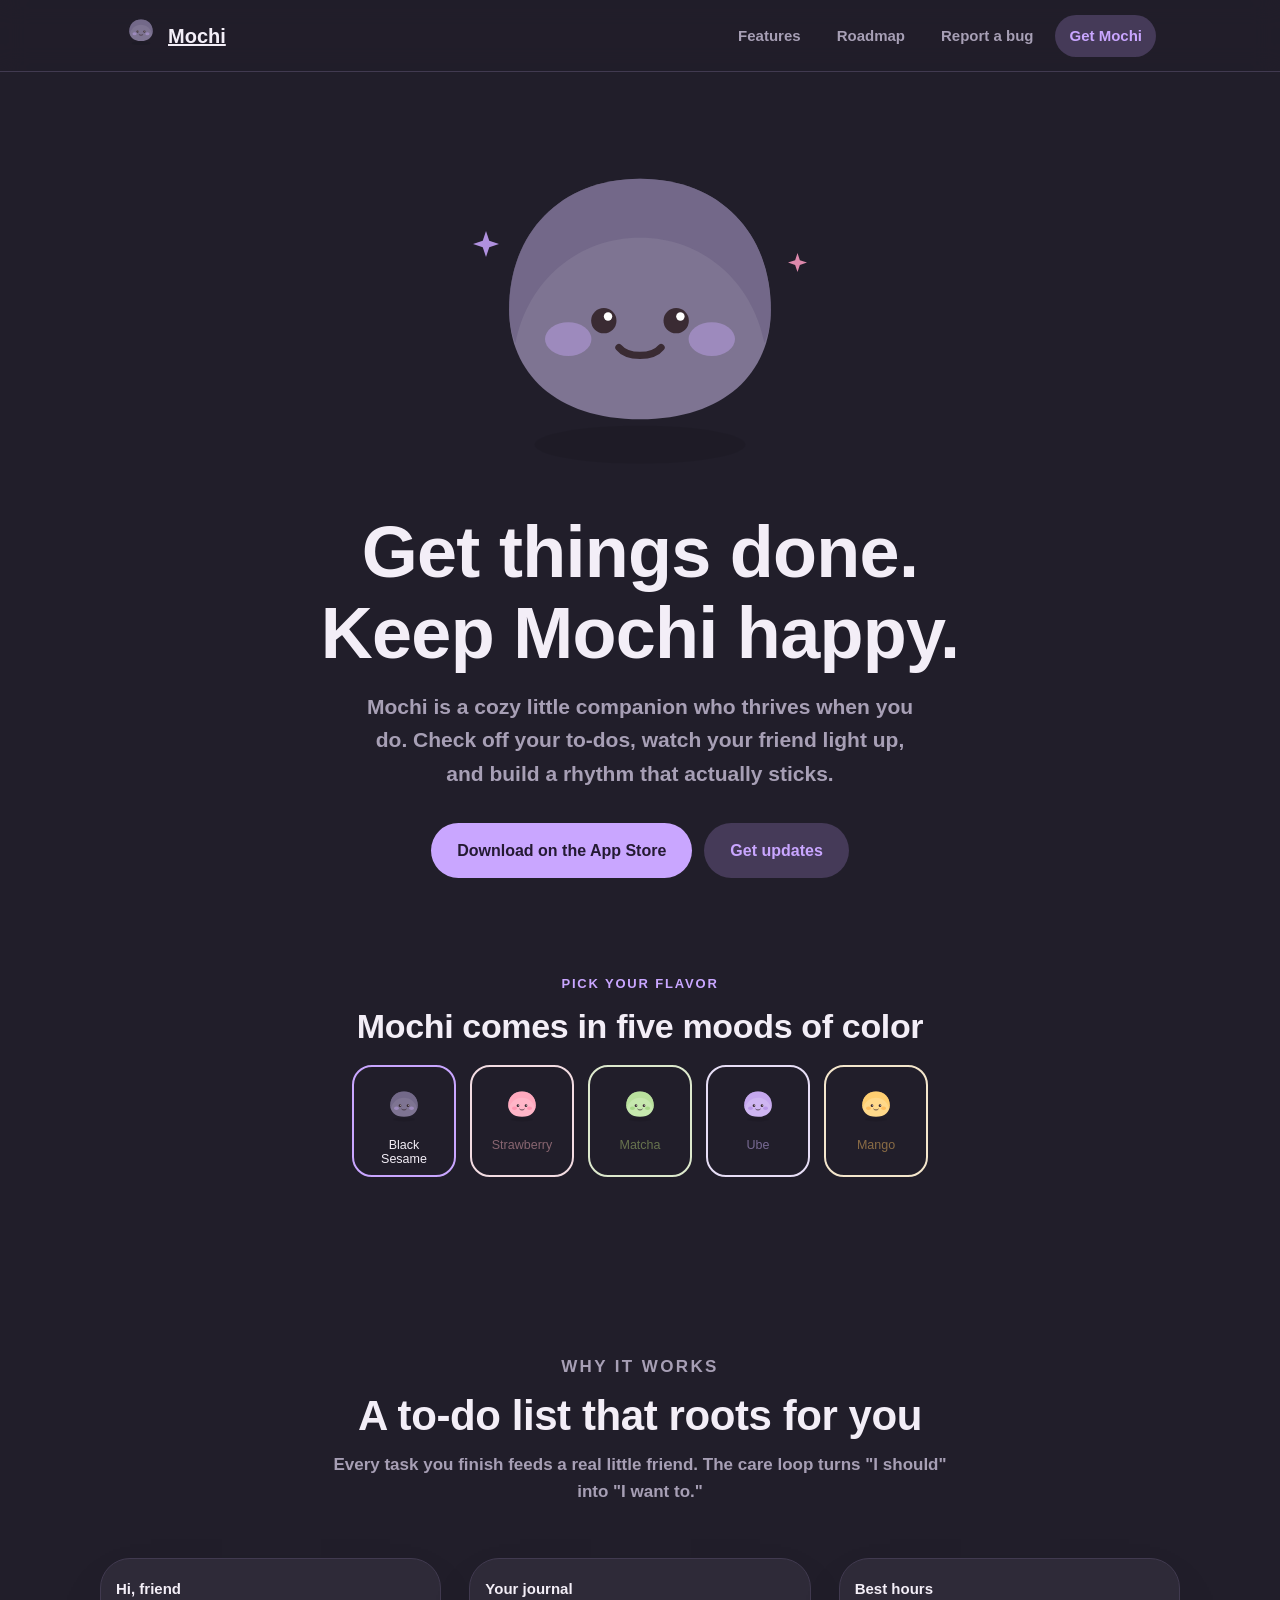
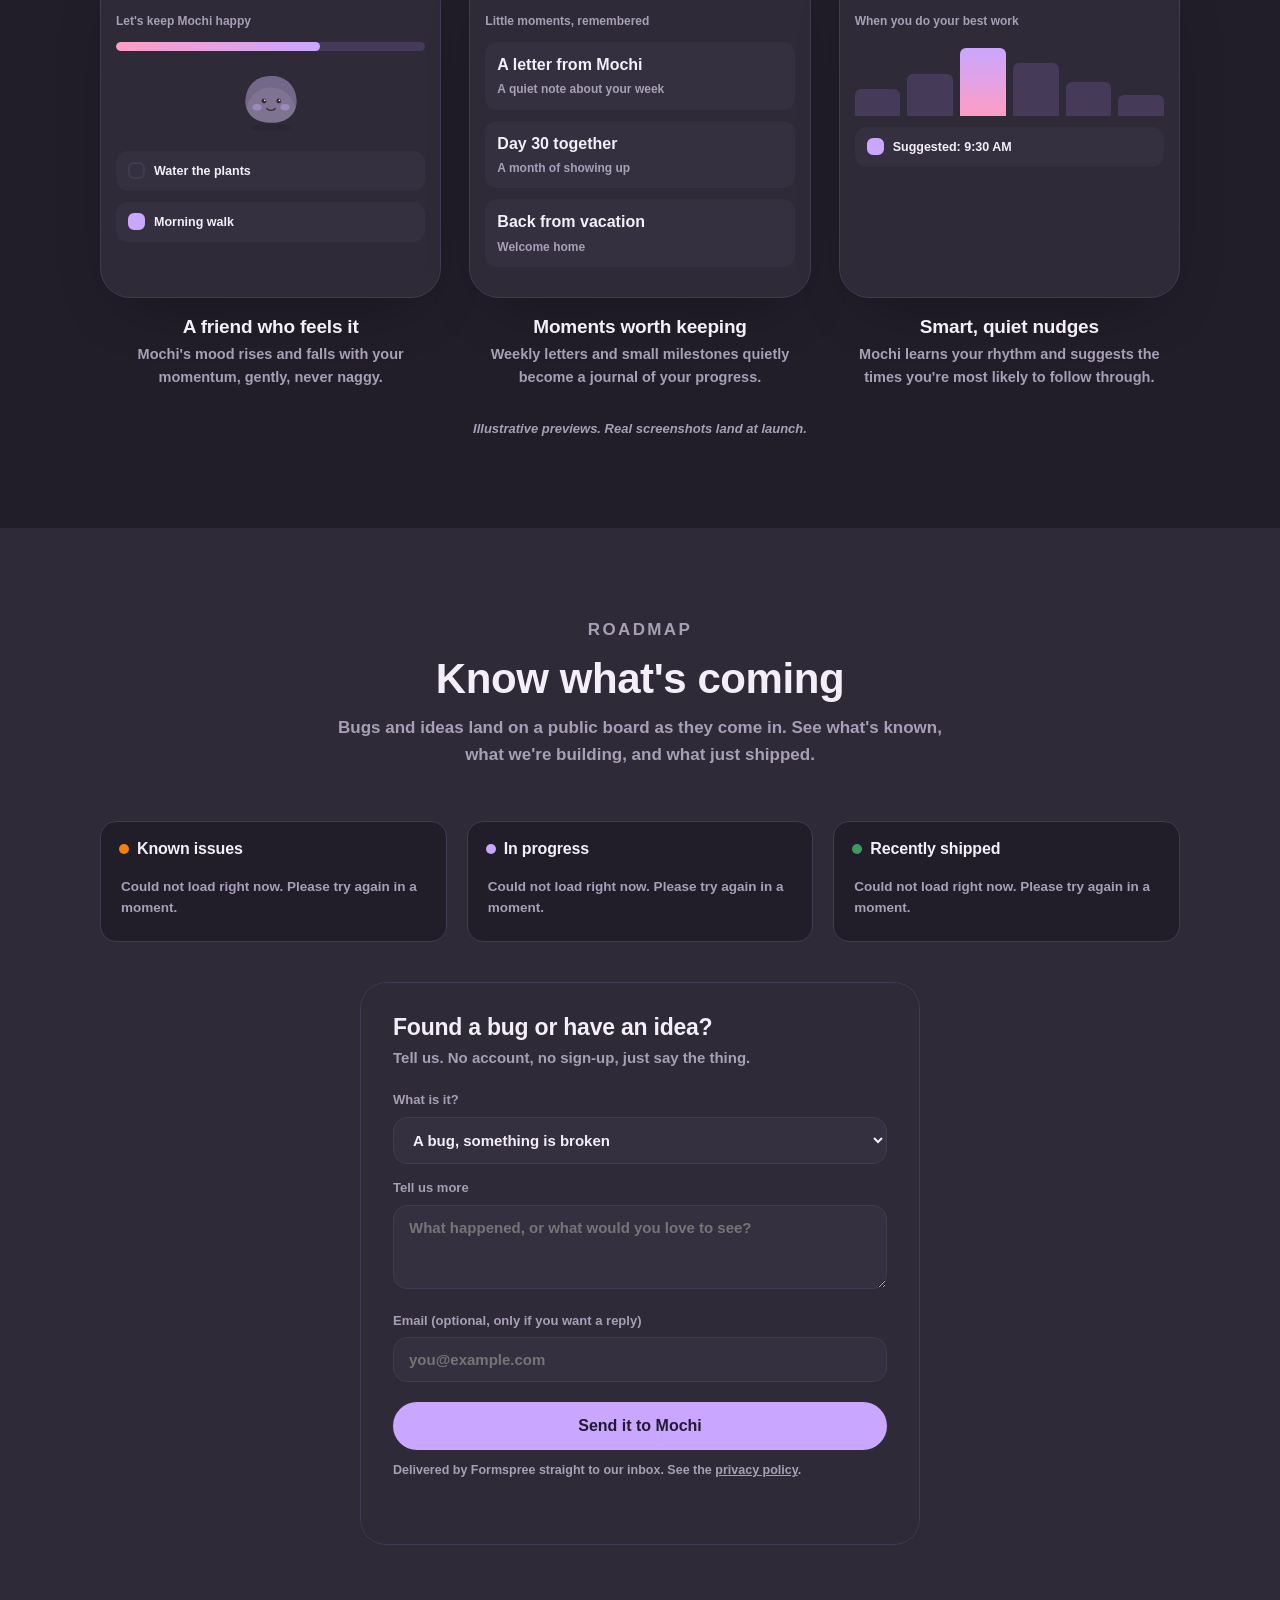
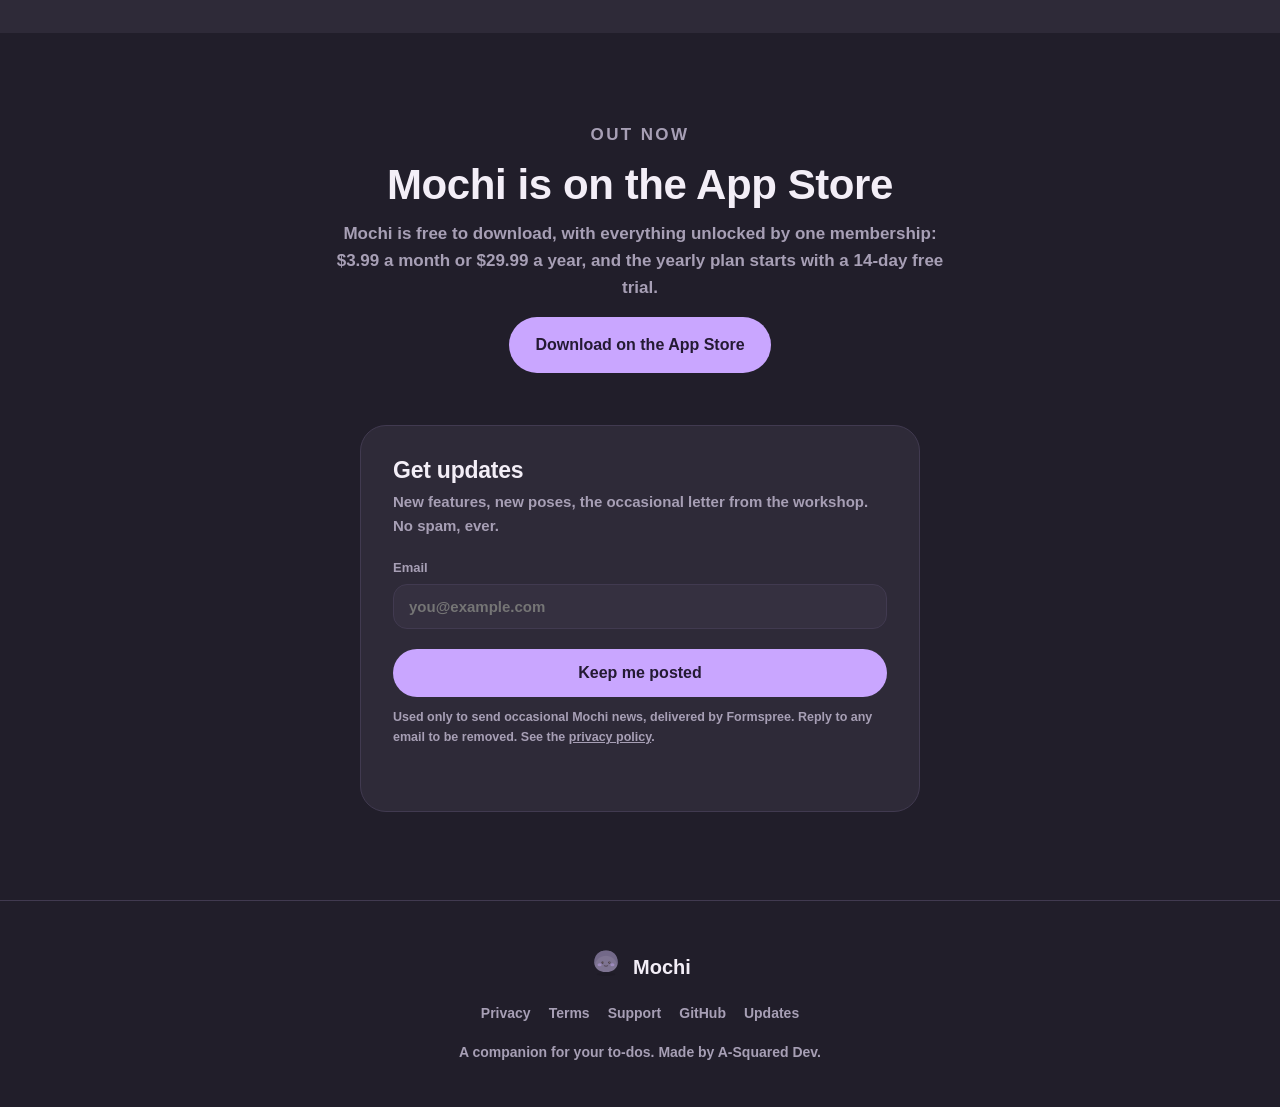
<file: docs/index.html>
<!DOCTYPE html>
<html lang="en" data-flavor="sesame">
<head>
<meta charset="utf-8">
<meta name="viewport" content="width=device-width, initial-scale=1">
<title>Mochi - A companion for your to-dos</title>
<meta name="description" content="Mochi is a cozy companion-pet to-do app. Care for a little friend by getting your tasks done. Free on the App Store.">
<meta http-equiv="Content-Security-Policy" content="default-src 'none'; script-src 'unsafe-inline'; style-src 'unsafe-inline' https://fonts.googleapis.com; font-src https://fonts.gstatic.com; img-src 'self' data:; connect-src https://api.github.com https://formspree.io; form-action https://formspree.io; base-uri 'self'">
<link rel="preconnect" href="https://fonts.googleapis.com">
<link rel="preconnect" href="https://fonts.gstatic.com" crossorigin>
<link href="https://fonts.googleapis.com/css2?family=Fredoka:wght@400;500;600;700&family=Nunito:wght@400;600;700;800&display=swap" rel="stylesheet">
<style>
  /* ---- Flavor themes (attribute selectors so a subtree can preview a
         flavor independently of the page theme) ---- */
  [data-flavor="sesame"] {
    --bg:#211E2A; --surface:#2E2A38; --surface2:#353040; --ink:#F3EEF7;
    --muted:#A79FB5; --line:#413A50; --primary:#C9A6FF; --primary-ink:#241A33;
    --primary-text:#C9A6FF; --primary-soft:#453A58; --accent2:#FF9DC4;
    --pet:#7E7492; --pet2:#6A6082; --cheek:#B79DE0;
  }
  [data-flavor="strawberry"] {
    --bg:#FFF3F5; --surface:#FFFFFF; --surface2:#FFF7F9; --ink:#4A2B33;
    --muted:#886570; --line:#F3DCE2; --primary:#D6335F; --primary-ink:#FFFFFF;
    --primary-text:#C42655; --primary-soft:#FFE0E8; --accent2:#FFB3C1;
    --pet:#FFB6C8; --pet2:#FF9FB6; --cheek:#FF7CA0;
  }
  [data-flavor="matcha"] {
    --bg:#F1F7EA; --surface:#FFFFFF; --surface2:#F7FBF1; --ink:#2E3A24;
    --muted:#67734E; --line:#DDE9CD; --primary:#3B7827; --primary-ink:#FFFFFF;
    --primary-text:#3B7827; --primary-soft:#E5F2D7; --accent2:#7FB85E;
    --pet:#C6E8AE; --pet2:#AEDB90; --cheek:#8FCB6A;
  }
  [data-flavor="ube"] {
    --bg:#F5F1FC; --surface:#FFFFFF; --surface2:#FAF7FE; --ink:#382A4D;
    --muted:#786A93; --line:#E7DEF6; --primary:#7B4BC4; --primary-ink:#FFFFFF;
    --primary-text:#7340BE; --primary-soft:#E7DBFA; --accent2:#C6A8F0;
    --pet:#CFB6F2; --pet2:#BF9DEC; --cheek:#A97FE0;
  }
  [data-flavor="mango"] {
    --bg:#FFF7EA; --surface:#FFFFFF; --surface2:#FFFBF2; --ink:#4D3A1F;
    --muted:#8A6C45; --line:#F4E6CC; --primary:#F2820C; --primary-ink:#3D2400;
    --primary-text:#9A5400; --primary-soft:#FFE6C0; --accent2:#FFCB77;
    --pet:#FFD98A; --pet2:#FFC65C; --cheek:#FFA93C;
  }
  :root { --face:#3A2B33; --radius:26px; --radius-sm:16px; }

  * { box-sizing:border-box; margin:0; padding:0; }
  html { scroll-behavior:smooth; }
  body {
    background:var(--bg); color:var(--ink);
    font-family:"Nunito", -apple-system, BlinkMacSystemFont, sans-serif;
    font-weight:600; line-height:1.6;
    transition:background .5s ease, color .5s ease;
    overflow-x:hidden;
  }
  h1,h2,h3,.display { font-family:"Fredoka", sans-serif; font-weight:600; line-height:1.12; letter-spacing:-.01em; }
  a { color:inherit; }
  section { padding:88px 24px; }
  .wrap { max-width:1080px; margin:0 auto; }
  .eyebrow {
    font-family:"Fredoka",sans-serif; font-weight:600; font-size:13px;
    text-transform:uppercase; letter-spacing:.14em; color:var(--primary-text);
    margin-bottom:12px;
  }

  /* ---- Buttons ---- */
  .btn {
    display:inline-flex; align-items:center; gap:8px; border:none; cursor:pointer;
    font-family:"Fredoka",sans-serif; font-weight:600; font-size:16px;
    padding:15px 26px; border-radius:999px; text-decoration:none;
    transition:transform .18s cubic-bezier(.34,1.56,.64,1), filter .18s, background .4s;
    background:var(--primary); color:var(--primary-ink);
  }
  .btn:hover { transform:translateY(-2px) scale(1.03); filter:brightness(1.05); }
  .btn:active { transform:translateY(0) scale(.98); }
  .btn.ghost { background:var(--primary-soft); color:var(--primary-text); }

  /* ---- Header ---- */
  header {
    position:sticky; top:0; z-index:50; backdrop-filter:blur(12px);
    background:color-mix(in srgb, var(--bg) 82%, transparent);
    border-bottom:1px solid var(--line); transition:background .5s, border-color .5s;
  }
  .nav { max-width:1080px; margin:0 auto; padding:14px 24px; display:flex; align-items:center; gap:20px; }
  .brand { display:flex; align-items:center; gap:10px; font-family:"Fredoka",sans-serif; font-weight:600; font-size:20px; }
  .brand svg { width:34px; height:34px; }
  .nav-links { margin-left:auto; display:flex; align-items:center; gap:8px; }
  .nav-links a { padding:9px 14px; border-radius:999px; text-decoration:none; font-size:15px; font-weight:700; color:var(--muted); transition:color .2s, background .2s; }
  .nav-links a:hover { color:var(--ink); background:var(--surface2); }
  .nav-links a.cta { color:var(--primary-text); background:var(--primary-soft); }
  @media (max-width:720px){ .nav-links .hide-sm { display:none; } }

  /* ---- Hero ---- */
  .hero { text-align:center; padding-top:56px; }
  .hero h1 { font-size:clamp(40px,7vw,72px); margin:18px 0 16px; }
  .hero p.lede { font-size:clamp(17px,2.4vw,21px); color:var(--muted); max-width:560px; margin:0 auto 32px; font-weight:600; }
  .hero-cta { display:flex; gap:12px; justify-content:center; flex-wrap:wrap; }

  /* ---- Pet stage ---- */
  .pet-float { display:inline-block; animation:bob 3.4s ease-in-out infinite; }
  .pet-stage { display:inline-block; position:relative; transform-origin:bottom center; cursor:pointer; }
  .pet-stage.squish { animation:squish .5s ease-out; }
  .pet-stage svg.pet { width:clamp(240px,44vw,380px); height:auto; display:block; }
  .hero-parallax { position:relative; display:inline-block; will-change:transform; }
  .sparkle-wrap { position:absolute; will-change:transform; }
  .sparkle-wrap.s1-pos { top:28%; left:6%; color:var(--primary); }
  .sparkle-wrap.s2-pos { top:34%; right:6%; color:var(--accent2); }
  .sparkle { display:block; width:26px; height:26px; opacity:.85; animation:twinkle 1.8s ease-in-out infinite; }
  .sparkle.small { width:19px; height:19px; animation-delay:.5s; }
  @keyframes bob { 0%,100%{transform:translateY(0)} 50%{transform:translateY(-8px)} }
  @keyframes twinkle { 0%,100%{opacity:.3; transform:scale(.8)} 50%{opacity:1; transform:scale(1.15)} }
  @keyframes squish {
    0%{transform:scale(1,1)} 30%{transform:scale(1.12,.86)}
    55%{transform:scale(.92,1.1)} 75%{transform:scale(1.04,.97)} 100%{transform:scale(1,1)}
  }

  /* ---- Flavor picker ---- */
  .flavors { text-align:center; padding-top:8px; }
  .flavor-row { display:flex; gap:14px; justify-content:center; flex-wrap:wrap; margin-top:20px; }
  .swatch {
    border:2px solid var(--line); background:transparent; cursor:pointer;
    border-radius:20px; padding:12px 12px 9px; width:104px;
    display:flex; flex-direction:column; align-items:center; gap:7px;
    font-family:"Fredoka",sans-serif; font-size:12.5px; font-weight:500; color:var(--muted);
    transition:transform .2s cubic-bezier(.34,1.56,.64,1), border-color .2s;
  }
  .swatch:hover { transform:translateY(-3px); }
  .swatch .chip { width:100%; height:52px; border-radius:12px; display:flex; align-items:center; justify-content:center; }
  .swatch svg { width:40px; height:40px; }
  .swatch[aria-pressed="true"] { border-color:var(--primary); color:var(--ink); }

  /* ---- Section headings ---- */
  .section-head { text-align:center; max-width:640px; margin:0 auto 52px; }
  .section-head h2 { font-size:clamp(28px,4vw,42px); margin-bottom:12px; }
  .section-head p { color:var(--muted); font-size:17px; }

  /* ---- Feature / screenshot rail ---- */
  .shots { display:grid; grid-template-columns:repeat(3,1fr); gap:28px; }
  @media (max-width:820px){ .shots { grid-template-columns:1fr; max-width:340px; margin:0 auto; } }
  .shot { text-align:center; }
  .phone {
    background:var(--surface); border:1px solid var(--line); border-radius:30px;
    padding:18px 15px; box-shadow:0 24px 60px -30px rgba(0,0,0,.45);
    transition:transform .3s, background .5s, border-color .5s; text-align:left;
    min-height:340px; display:flex; flex-direction:column; gap:11px; overflow:hidden;
  }
  .shot:hover .phone { transform:translateY(-6px); }
  .p-row { background:var(--surface2); border-radius:12px; padding:10px 12px; transition:background .5s; }
  .p-greet { font-family:"Fredoka",sans-serif; font-size:15px; font-weight:600; }
  .p-sub { color:var(--muted); font-size:12px; }
  .p-mood { height:9px; border-radius:99px; background:var(--primary-soft); overflow:hidden; }
  .p-mood > i { display:block; height:100%; width:66%; border-radius:99px; background:linear-gradient(90deg,var(--accent2),var(--primary)); }
  .p-mini { display:flex; justify-content:center; padding:2px 0; }
  .p-mini svg { width:74px; height:74px; }
  .p-task { display:flex; align-items:center; gap:9px; font-size:12.5px; }
  .p-check { width:17px; height:17px; border-radius:6px; border:2px solid var(--line); flex:none; }
  .p-check.done { background:var(--primary); border-color:var(--primary); }
  .p-bars { display:flex; align-items:flex-end; gap:7px; height:74px; padding-top:6px; }
  .p-bars > i { flex:1; background:var(--primary-soft); border-radius:6px 6px 0 0; }
  .p-bars > i.tall { background:linear-gradient(180deg,var(--primary),var(--accent2)); }
  .shot h3 { font-size:19px; margin:18px 0 6px; }
  .shot p { color:var(--muted); font-size:14.5px; }
  .shot-note { text-align:center; color:var(--muted); font-size:13px; margin-top:30px; font-style:italic; }

  /* ---- Roadmap ---- */
  .roadmap { background:var(--surface); transition:background .5s; }
  .board { display:grid; grid-template-columns:repeat(3,1fr); gap:20px; }
  @media (max-width:760px){ .board { grid-template-columns:1fr; } }
  .col { background:var(--bg); border:1px solid var(--line); border-radius:var(--radius-sm); padding:18px; transition:background .5s, border-color .5s; }
  .col h3 { font-size:16px; display:flex; align-items:center; gap:8px; margin-bottom:14px; }
  .dot { width:10px; height:10px; border-radius:99px; flex:none; }
  .dot.known { background:#F2820C; } .dot.prog { background:#C9A6FF; } .dot.done { background:#3B9B5E; }
  .card { background:var(--surface2); border-radius:11px; padding:11px 13px; margin-bottom:10px; font-size:14px; font-weight:700; transition:background .5s; }
  .card span { display:block; color:var(--muted); font-weight:600; font-size:12.5px; margin-top:3px; text-transform:capitalize; }
  .col-empty { color:var(--muted); font-size:13.5px; font-weight:600; padding:4px 2px; }

  /* ---- Forms ---- */
  .duo { display:grid; grid-template-columns:1fr 1fr; gap:24px; max-width:940px; margin:0 auto; }
  @media (max-width:760px){ .duo { grid-template-columns:1fr; } }
  .form-card { background:var(--surface); border:1px solid var(--line); border-radius:var(--radius); padding:32px; transition:background .5s, border-color .5s; }
  .form-card h3 { font-size:23px; margin-bottom:6px; }
  .form-card > p { color:var(--muted); font-size:15px; margin-bottom:20px; }
  .field { margin-bottom:14px; }
  .field label { display:block; font-size:13px; font-weight:800; color:var(--muted); margin-bottom:6px; }
  .field input, .field textarea, .field select {
    width:100%; padding:13px 15px; border-radius:14px; border:1.5px solid var(--line);
    background:var(--surface2); color:var(--ink); font-family:inherit; font-size:15px; font-weight:600;
    transition:border-color .2s, background .5s;
  }
  .field textarea { resize:vertical; min-height:84px; }
  .field input:focus, .field textarea:focus, .field select:focus { outline:none; border-color:var(--primary); }
  .form-card .btn { width:100%; justify-content:center; margin-top:6px; }
  .form-msg { font-size:14px; font-weight:700; margin-top:12px; text-align:center; min-height:20px; }
  .form-msg.ok { color:var(--primary-text); }
  .form-msg.err { color:#E0574B; }
  .form-msg.info { color:var(--muted); }

  /* ---- Footer ---- */
  footer { border-top:1px solid var(--line); padding:44px 24px; text-align:center; color:var(--muted); font-size:14px; transition:border-color .5s; }
  footer .brand { justify-content:center; margin-bottom:14px; color:var(--ink); }
  footer nav { display:flex; gap:18px; justify-content:center; flex-wrap:wrap; margin-bottom:16px; }
  footer nav a { text-decoration:none; font-weight:700; }
  footer nav a:hover { color:var(--ink); }

  @media (prefers-reduced-motion:reduce) {
    *, ::before, ::after { animation:none !important; transition:none !important; scroll-behavior:auto !important; }
  }
</style>
</head>
<body>

<header>
  <div class="nav">
    <a class="brand" href="#top" aria-label="Mochi home"><span id="logoPet"></span> Mochi</a>
    <nav class="nav-links">
      <a class="hide-sm" href="#features">Features</a>
      <a class="hide-sm" href="#roadmap">Roadmap</a>
      <a class="hide-sm" href="#feedback">Report a bug</a>
      <a class="cta" href="https://apps.apple.com/us/app/mochibuddy/id6788608795">Get Mochi</a>
    </nav>
  </div>
</header>

<a id="top"></a>
<section class="hero">
  <div class="wrap">
    <div class="hero-parallax" id="heroParallax">
      <div class="pet-float">
        <div class="pet-stage" id="heroPetStage">
          <span id="heroPet"></span>
        </div>
      </div>
      <span class="sparkle-wrap s1-pos" aria-hidden="true"><svg class="sparkle" viewBox="0 0 24 24"><path fill="currentColor" d="M12 0l3 9 9 3-9 3-3 9-3-9-9-3 9-3z"/></svg></span>
      <span class="sparkle-wrap s2-pos" aria-hidden="true"><svg class="sparkle small" viewBox="0 0 24 24"><path fill="currentColor" d="M12 0l3 9 9 3-9 3-3 9-3-9-9-3 9-3z"/></svg></span>
    </div>
    <h1>Get things done.<br>Keep Mochi happy.</h1>
    <p class="lede">Mochi is a cozy little companion who thrives when you do. Check off your to-dos, watch your friend light up, and build a rhythm that actually sticks.</p>
    <div class="hero-cta">
      <a class="btn" href="https://apps.apple.com/us/app/mochibuddy/id6788608795">Download on the App Store</a>
      <a class="btn ghost" href="#join">Get updates</a>
    </div>
  </div>
</section>

<section class="flavors" id="flavors">
  <div class="wrap">
    <p class="eyebrow">Pick your flavor</p>
    <h2 class="display" style="font-size:clamp(24px,3.4vw,34px)">Mochi comes in five moods of color</h2>
    <div class="flavor-row" id="flavorRow" role="group" aria-label="Choose a color theme">
      <button class="swatch" data-flavor="sesame" aria-pressed="true"><span class="chip" data-flavor="sesame"></span>Black Sesame</button>
      <button class="swatch" data-flavor="strawberry" aria-pressed="false"><span class="chip" data-flavor="strawberry"></span>Strawberry</button>
      <button class="swatch" data-flavor="matcha" aria-pressed="false"><span class="chip" data-flavor="matcha"></span>Matcha</button>
      <button class="swatch" data-flavor="ube" aria-pressed="false"><span class="chip" data-flavor="ube"></span>Ube</button>
      <button class="swatch" data-flavor="mango" aria-pressed="false"><span class="chip" data-flavor="mango"></span>Mango</button>
    </div>
  </div>
</section>

<section id="features">
  <div class="wrap">
    <div class="section-head">
      <p class="eyebrow">Why it works</p>
      <h2>A to-do list that roots for you</h2>
      <p>Every task you finish feeds a real little friend. The care loop turns "I should" into "I want to."</p>
    </div>
    <div class="shots">
      <div class="shot">
        <div class="phone">
          <div class="p-greet">Hi, friend</div>
          <div class="p-sub">Let's keep Mochi happy</div>
          <div class="p-mood"><i></i></div>
          <div class="p-mini" id="mockPet"></div>
          <div class="p-row p-task"><span class="p-check"></span> Water the plants</div>
          <div class="p-row p-task"><span class="p-check done"></span> Morning walk</div>
        </div>
        <h3>A friend who feels it</h3>
        <p>Mochi's mood rises and falls with your momentum, gently, never naggy.</p>
      </div>
      <div class="shot">
        <div class="phone">
          <div class="p-greet">Your journal</div>
          <div class="p-sub">Little moments, remembered</div>
          <div class="p-row">A letter from Mochi<span style="display:block;color:var(--muted);font-size:12px;font-weight:600;margin-top:3px">A quiet note about your week</span></div>
          <div class="p-row">Day 30 together<span style="display:block;color:var(--muted);font-size:12px;font-weight:600;margin-top:3px">A month of showing up</span></div>
          <div class="p-row">Back from vacation<span style="display:block;color:var(--muted);font-size:12px;font-weight:600;margin-top:3px">Welcome home</span></div>
        </div>
        <h3>Moments worth keeping</h3>
        <p>Weekly letters and small milestones quietly become a journal of your progress.</p>
      </div>
      <div class="shot">
        <div class="phone">
          <div class="p-greet">Best hours</div>
          <div class="p-sub">When you do your best work</div>
          <div class="p-bars"><i style="height:40%"></i><i style="height:62%"></i><i class="tall" style="height:100%"></i><i style="height:78%"></i><i style="height:50%"></i><i style="height:30%"></i></div>
          <div class="p-row p-task"><span class="p-check done"></span> Suggested: 9:30 AM</div>
        </div>
        <h3>Smart, quiet nudges</h3>
        <p>Mochi learns your rhythm and suggests the times you're most likely to follow through.</p>
      </div>
    </div>
    <p class="shot-note">Illustrative previews. Real screenshots land at launch.</p>
  </div>
</section>

<section class="roadmap" id="roadmap">
  <div class="wrap">
    <div class="section-head">
      <p class="eyebrow">Roadmap</p>
      <h2>Know what's coming</h2>
      <p>Bugs and ideas land on a public board as they come in. See what's known, what we're building, and what just shipped.</p>
    </div>
    <div class="board">
      <div class="col">
        <h3><span class="dot known"></span> Known issues</h3>
        <div class="col-body" id="col-known"><p class="col-empty">Loading...</p></div>
      </div>
      <div class="col">
        <h3><span class="dot prog"></span> In progress</h3>
        <div class="col-body" id="col-prog"><p class="col-empty">Loading...</p></div>
      </div>
      <div class="col">
        <h3><span class="dot done"></span> Recently shipped</h3>
        <div class="col-body" id="col-done"><p class="col-empty">Loading...</p></div>
      </div>
    </div>
    <div class="form-card" id="feedback" style="max-width:560px; margin:40px auto 0">
      <h3>Found a bug or have an idea?</h3>
      <p>Tell us. No account, no sign-up, just say the thing.</p>
      <form class="mochi-form" action="https://formspree.io/f/mvzeldwa" method="POST">
        <input type="hidden" name="signup_type" value="feedback">
        <input type="hidden" name="_subject" value="MochiBuddy feedback">
        <input type="text" name="_gotcha" style="display:none" tabindex="-1" autocomplete="off" aria-hidden="true">
        <div class="field">
          <label for="fb-kind">What is it?</label>
          <select id="fb-kind" name="kind">
            <option>A bug, something is broken</option>
            <option>An idea for Mochi</option>
            <option>Something else</option>
          </select>
        </div>
        <div class="field">
          <label for="fb-msg">Tell us more</label>
          <textarea id="fb-msg" name="message" required placeholder="What happened, or what would you love to see?"></textarea>
        </div>
        <div class="field">
          <label for="fb-email">Email (optional, only if you want a reply)</label>
          <input id="fb-email" type="email" name="email" placeholder="you@example.com">
        </div>
        <button class="btn" type="submit">Send it to Mochi</button>
        <p style="color:var(--muted);font-size:12.5px;margin:10px 0 0">Delivered by Formspree straight to our inbox. See the <a href="privacy/">privacy policy</a>.</p>
        <div class="form-msg" role="status"></div>
      </form>
    </div>
  </div>
</section>

<section id="join">
  <div class="wrap">
    <div class="section-head">
      <p class="eyebrow">Out now</p>
      <h2>Mochi is on the App Store</h2>
      <p>Mochi is free to download, with everything unlocked by one membership: $3.99 a month or $29.99 a year, and the yearly plan starts with a 14-day free trial.</p>
      <p style="margin-top:16px"><a class="btn" href="https://apps.apple.com/us/app/mochibuddy/id6788608795">Download on the App Store</a></p>
    </div>
    <div class="duo" style="grid-template-columns:1fr; max-width:560px; margin-left:auto; margin-right:auto">
      <div class="form-card" id="updates">
        <h3>Get updates</h3>
        <p>New features, new poses, the occasional letter from the workshop. No spam, ever.</p>
        <form class="mochi-form" action="https://formspree.io/f/mvzeldwa" method="POST">
          <input type="hidden" name="signup_type" value="updates">
          <input type="hidden" name="_subject" value="MochiBuddy updates signup">
          <input type="text" name="_gotcha" style="display:none" tabindex="-1" autocomplete="off" aria-hidden="true">
          <div class="field">
            <label for="u-email">Email</label>
            <input id="u-email" type="email" name="email" required placeholder="you@example.com">
          </div>
          <button class="btn" type="submit">Keep me posted</button>
          <p style="color:var(--muted);font-size:12.5px;margin:10px 0 0">Used only to send occasional Mochi news, delivered by Formspree. Reply to any email to be removed. See the <a href="privacy/">privacy policy</a>.</p>
          <div class="form-msg" role="status"></div>
        </form>
      </div>
    </div>
  </div>
</section>

<footer>
  <div class="wrap">
    <div class="brand"><span id="footPet"></span> Mochi</div>
    <nav>
      <a href="privacy/">Privacy</a>
      <a href="terms/">Terms</a>
      <a href="support/">Support</a>
      <a href="https://github.com/A-SquaredDev/MochiBuddy" target="_blank" rel="noopener">GitHub</a>
      <a href="#join">Updates</a>
    </nav>
    <div>A companion for your to-dos. Made by A-Squared Dev.</div>
  </div>
</footer>

<script>
  // ---- Pet SVG builder (ported from MochiPetView, viewBox 180x170) ----
  function petSVG(track) {
    const eye = (cx, hx) => `
      <g class="${track ? 'eye-track' : ''}" data-cx="${cx}" data-cy="88">
        <circle cx="${cx}" cy="88" r="6" fill="var(--face)"/>
        <circle cx="${hx}" cy="86" r="2" fill="#fff"/>
      </g>`;
    return `
      <svg class="pet" viewBox="0 0 180 170" xmlns="http://www.w3.org/2000/svg" role="img" aria-label="Mochi the companion pet">
        <ellipse cx="90" cy="150" rx="50" ry="9" fill="rgba(0,0,0,.08)"/>
        <path d="M90 24 C52 24 28 50 28 86 C28 116 50 138 90 138 C130 138 152 116 152 86 C152 50 128 24 90 24 Z" fill="var(--pet)"/>
        <path d="M90 24 C52 24 28 50 28 86 C28 92 29 97 31 102 C37 72 61 52 90 52 C119 52 143 72 149 102 C151 97 152 92 152 86 C152 50 128 24 90 24 Z" fill="var(--pet2)" opacity=".55"/>
        <ellipse cx="56" cy="100" rx="11" ry="8" fill="var(--cheek)" opacity=".55"/>
        <ellipse cx="124" cy="100" rx="11" ry="8" fill="var(--cheek)" opacity=".55"/>
        ${eye(72, 74)}
        ${eye(108, 110)}
        <path d="M80 104 C84 109 96 109 100 104" fill="none" stroke="var(--face)" stroke-width="3.4" stroke-linecap="round"/>
      </svg>`;
  }

  // Inject pets
  document.getElementById('heroPet').innerHTML = petSVG(true);
  document.getElementById('mockPet').innerHTML = petSVG(true);
  document.getElementById('logoPet').innerHTML = petSVG(false);
  document.getElementById('footPet').innerHTML = petSVG(false);
  // Swatch mini pets (each chip previews its own flavor)
  document.querySelectorAll('.swatch .chip').forEach(c => c.innerHTML = petSVG(false));

  // ---- Flavor picker ----
  const root = document.documentElement;
  document.querySelectorAll('.swatch').forEach(btn => {
    btn.addEventListener('click', () => {
      root.dataset.flavor = btn.dataset.flavor;
      document.querySelectorAll('.swatch').forEach(s =>
        s.setAttribute('aria-pressed', String(s === btn)));
    });
  });

  // ---- Eye tracking + blink (rAF eased) ----
  const reduce = window.matchMedia('(prefers-reduced-motion:reduce)').matches;
  const eyes = [...document.querySelectorAll('.eye-track')].map(el => ({
    el, cx:+el.dataset.cx, cy:+el.dataset.cy, x:0, y:0
  }));
  let ptr = { x: innerWidth/2, y: innerHeight/2 };
  addEventListener('pointermove', e => { ptr.x = e.clientX; ptr.y = e.clientY; });

  // Hero parallax: the pet leans toward the cursor and drifts on scroll;
  // sparkles shift further for a layered, foreground-depth feel.
  const heroParallax = document.getElementById('heroParallax');
  const sparkleWraps = [...document.querySelectorAll('.sparkle-wrap')];
  let parX = 0, parY = 0;
  let nextBlink = performance.now() + 3000, blinkStart = -1;
  function blinkFactor(now) {
    if (reduce) return 1;
    if (blinkStart < 0) { if (now >= nextBlink) blinkStart = now; return 1; }
    const t = (now - blinkStart) / 150;
    if (t >= 1) { blinkStart = -1; nextBlink = now + 3000 + Math.random()*3500; return 1; }
    return t < 0.5 ? 1 - (t/0.5)*0.9 : 0.1 + ((t-0.5)/0.5)*0.9;
  }
  function tick(now) {
    const b = blinkFactor(now);
    if (heroParallax && !reduce) {
      const nx = ptr.x / innerWidth - 0.5;
      const ny = ptr.y / innerHeight - 0.5;
      parX += (nx * 26 - parX) * 0.07;
      parY += (ny * 20 - parY) * 0.07;
      const scroll = (window.scrollY || 0) * 0.12;
      heroParallax.style.transform = `translate3d(${parX.toFixed(2)}px, ${(parY + scroll).toFixed(2)}px, 0)`;
      sparkleWraps.forEach((w, i) => {
        const dir = i === 0 ? 1 : -1;
        w.style.transform = `translate3d(${(parX * 2.2 * dir).toFixed(2)}px, ${(parY * 2.2).toFixed(2)}px, 0)`;
      });
    }
    for (const g of eyes) {
      const svg = g.el.ownerSVGElement; if (!svg) continue;
      const r = svg.getBoundingClientRect(); if (!r.width) continue;
      const vb = svg.viewBox.baseVal;
      const sx = r.left + (g.cx/vb.width) * r.width;
      const sy = r.top + (g.cy/vb.height) * r.height;
      const dx = ptr.x - sx, dy = ptr.y - sy, d = Math.hypot(dx, dy) || 1;
      const max = 3.4;
      const tx = (dx/d)*max, ty = (dy/d)*max;
      g.x += (tx - g.x) * 0.16; g.y += (ty - g.y) * 0.16;
      const t = `translate(${g.x.toFixed(2)} ${g.y.toFixed(2)}) translate(${g.cx} ${g.cy}) scale(1 ${b.toFixed(3)}) translate(${-g.cx} ${-g.cy})`;
      g.el.setAttribute('transform', t);
    }
    requestAnimationFrame(tick);
  }
  requestAnimationFrame(tick);

  // ---- Click to squish ----
  const stage = document.getElementById('heroPetStage');
  stage.addEventListener('click', () => {
    stage.classList.remove('squish'); void stage.offsetWidth; stage.classList.add('squish');
  });
  stage.addEventListener('animationend', () => stage.classList.remove('squish'));

  // ---- Forms (AJAX to Formspree, inline result) ----
  document.querySelectorAll('.mochi-form').forEach(form => {
    const msg = form.querySelector('.form-msg');
    form.addEventListener('submit', async e => {
      e.preventDefault();
      if (form.action.includes('YOUR_FORMSPREE_ID')) {
        msg.textContent = 'Demo mode. Add your Formspree endpoint to go live.';
        msg.className = 'form-msg info'; return;
      }
      msg.textContent = 'Sending...'; msg.className = 'form-msg info';
      try {
        const res = await fetch(form.action, {
          method: 'POST', body: new FormData(form), headers: { Accept: 'application/json' }
        });
        if (res.ok) {
          form.reset();
          var kind = form.querySelector('[name=signup_type]').value;
          msg.textContent = kind === 'feedback' ? "Thank you. Mochi hears you."
            : "You're on the list. We'll write when there's news.";
          msg.className = 'form-msg ok';
        } else {
          msg.textContent = 'Something went wrong. Please try again.';
          msg.className = 'form-msg err';
        }
      } catch {
        msg.textContent = 'Network hiccup. Please try again.';
        msg.className = 'form-msg err';
      }
    });
  });

  // ---- Live roadmap board ----
  // Pulls issues from the public GitHub repo and renders them here, so
  // visitors see the real list without ever leaving the site. Open issues
  // land under Known issues (or In progress if labeled "in progress");
  // recently closed issues show under Recently shipped. Read-only + public,
  // so no account is needed to view. Managing the roadmap = managing issues.
  (async function loadBoard() {
    const known = document.getElementById('col-known');
    const prog = document.getElementById('col-prog');
    const done = document.getElementById('col-done');
    if (!known) return;
    const fill = (el, list, subFn, emptyMsg) => {
      el.innerHTML = '';
      if (!list.length) {
        const p = document.createElement('p');
        p.className = 'col-empty'; p.textContent = emptyMsg; el.appendChild(p); return;
      }
      list.forEach(it => {
        const c = document.createElement('div'); c.className = 'card'; c.textContent = it.title;
        const sub = subFn(it);
        if (sub) { const s = document.createElement('span'); s.textContent = sub; c.appendChild(s); }
        el.appendChild(c);
      });
    };
    try {
      const res = await fetch('https://api.github.com/repos/A-SquaredDev/MochiBuddy/issues?state=all&per_page=100',
        { headers: { Accept: 'application/vnd.github+json' } });
      if (!res.ok) throw new Error('status ' + res.status);
      // Only issues filed by the repo's own team reach the board: the
      // titles render on the homepage, so drive-by issues must not.
      const trusted = ['OWNER', 'MEMBER', 'COLLABORATOR'];
      const all = (await res.json())
        .filter(i => !i.pull_request && trusted.includes(i.author_association));
      const has = (i, n) => (i.labels || []).some(l => (l.name || '').toLowerCase() === n);
      const firstLabel = i => (i.labels || []).map(l => l.name).find(n => n.toLowerCase() !== 'in progress');
      const open = all.filter(i => i.state === 'open');
      fill(known, open.filter(i => !has(i, 'in progress')), i => firstLabel(i), 'Nothing reported right now.');
      fill(prog, open.filter(i => has(i, 'in progress')), () => 'Being worked on', 'Nothing in progress yet.');
      fill(done, all.filter(i => i.state === 'closed')
        .sort((a, b) => new Date(b.closed_at) - new Date(a.closed_at)).slice(0, 6),
        () => 'Shipped', 'Nothing shipped yet.');
    } catch (e) {
      [known, prog, done].forEach(el => {
        el.innerHTML = '';
        const p = document.createElement('p');
        p.className = 'col-empty';
        p.textContent = 'Could not load right now. Please try again in a moment.';
        el.appendChild(p);
      });
    }
  })();
</script>
</body>
</html>
</file>
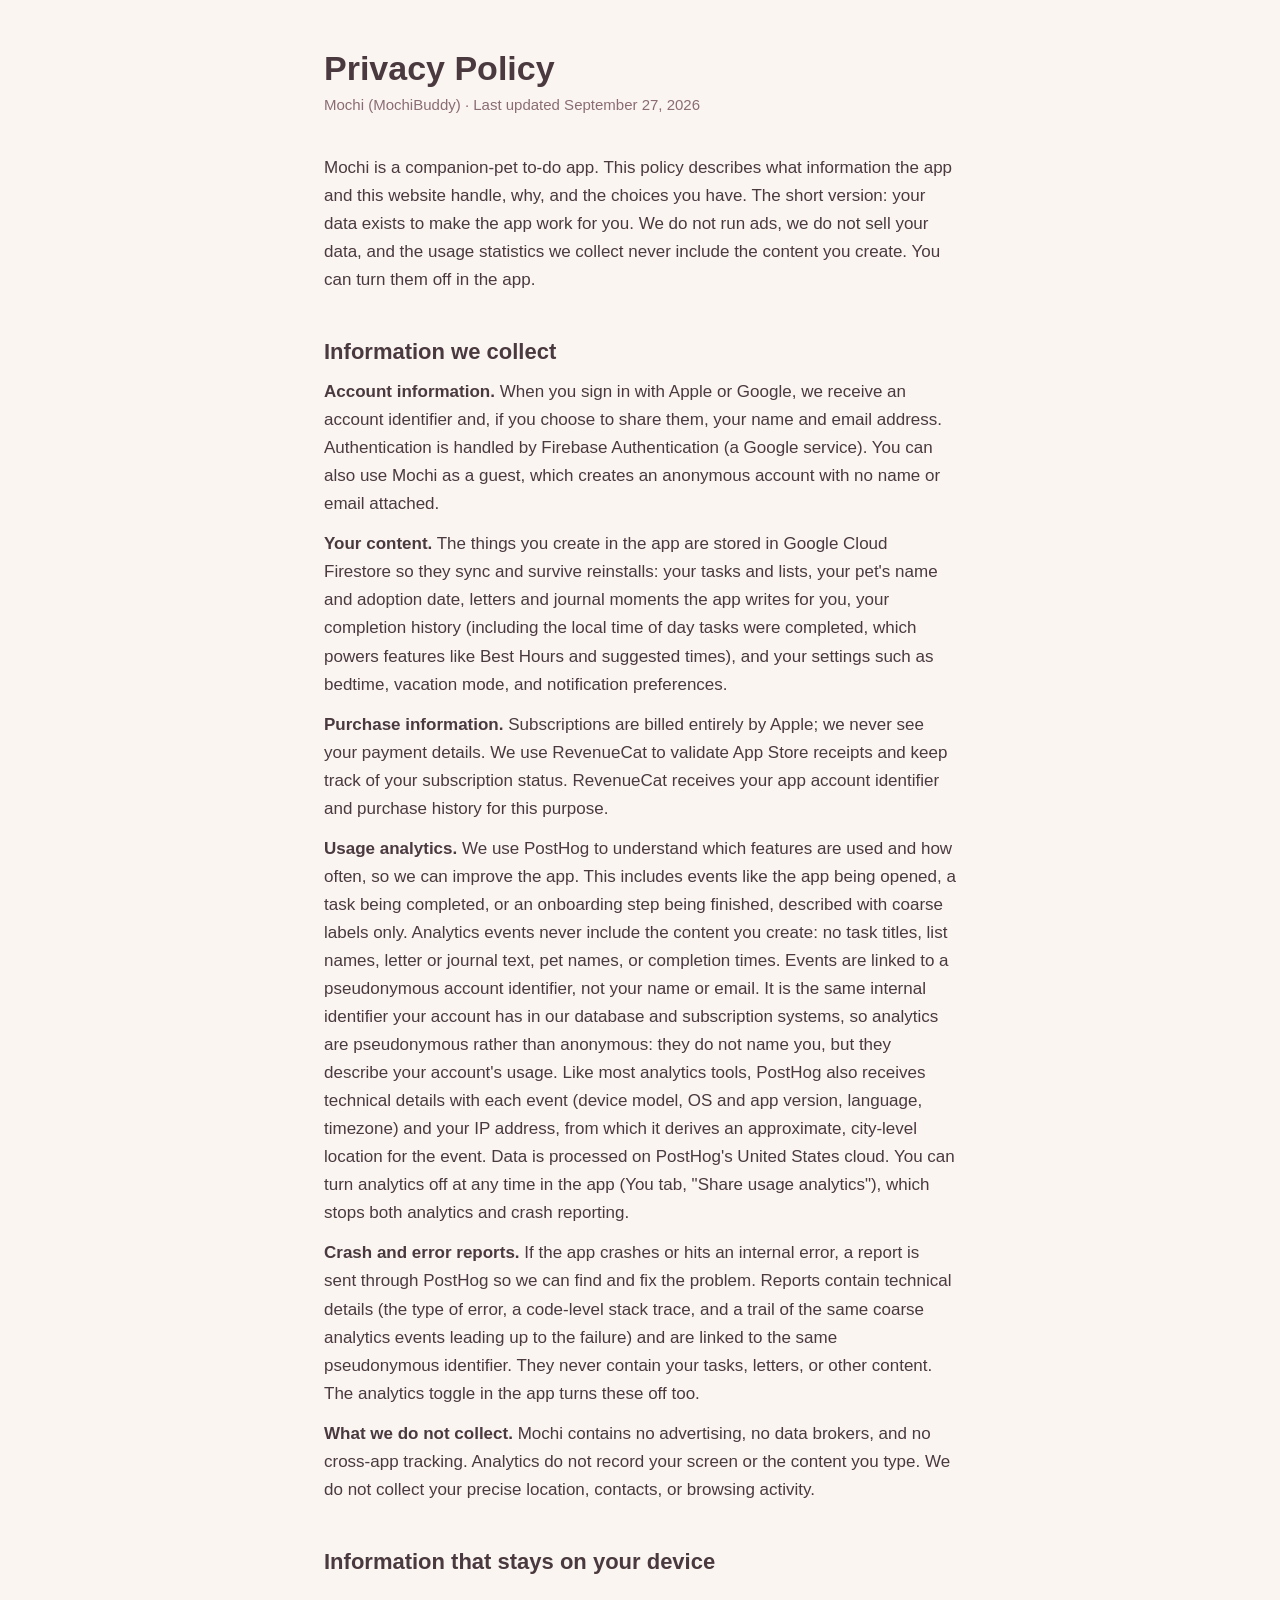
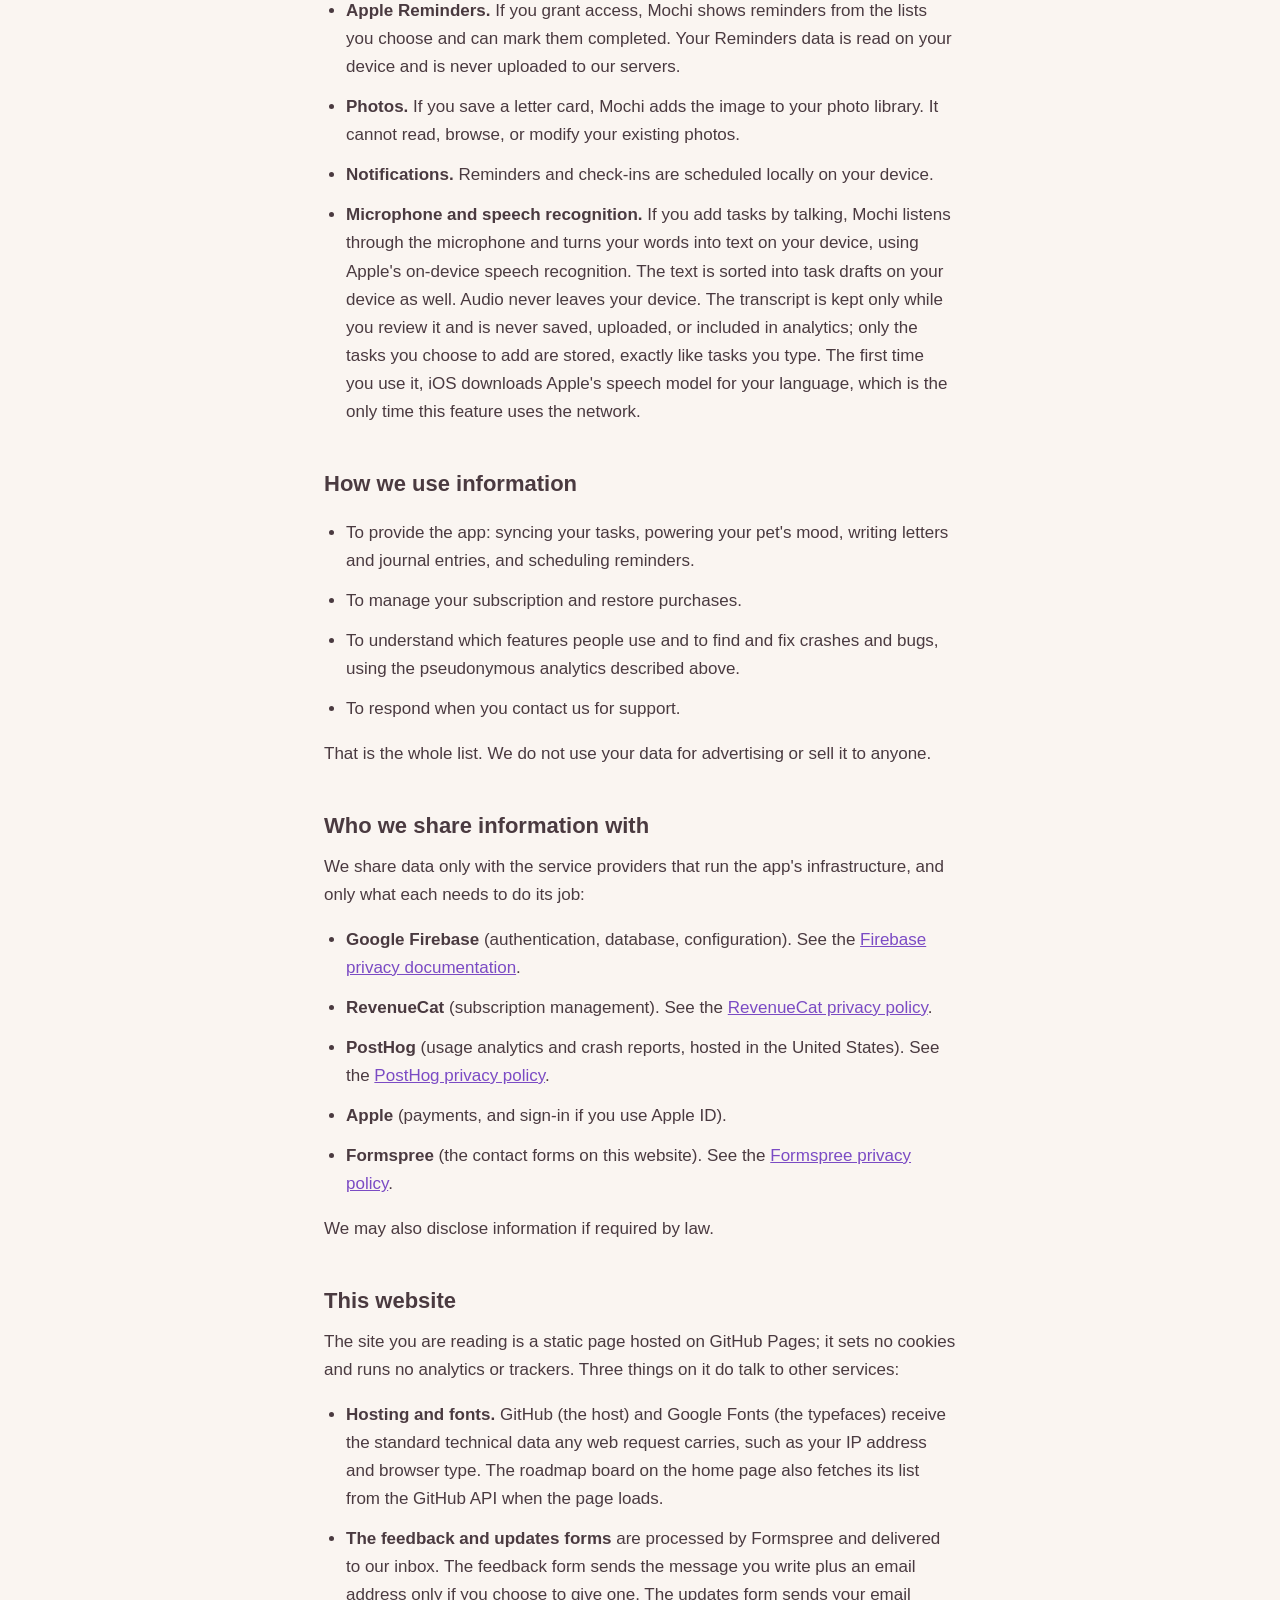
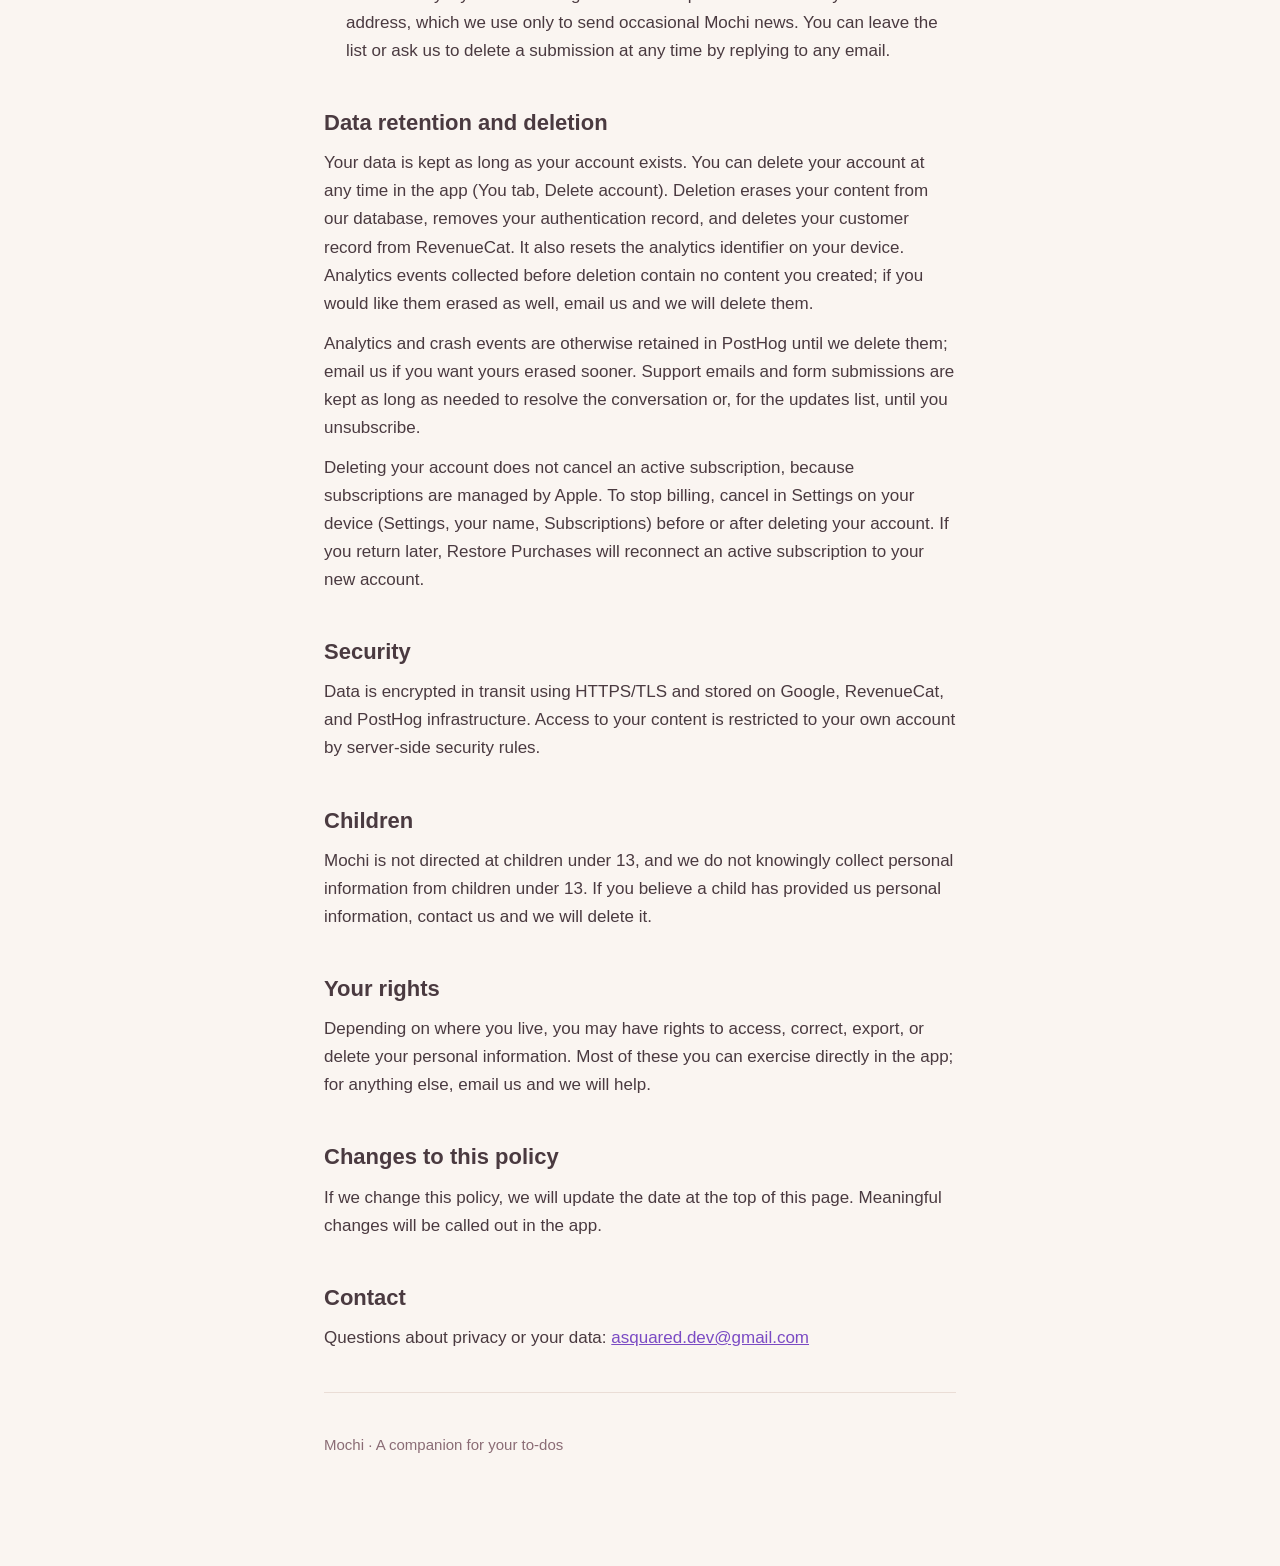
<file: docs/privacy/index.html>
<!DOCTYPE html>
<html lang="en">
<head>
<meta charset="utf-8">
<meta name="viewport" content="width=device-width, initial-scale=1">
<meta http-equiv="Content-Security-Policy" content="default-src 'none'; style-src 'unsafe-inline'; img-src 'self' data:; base-uri 'self'">
<title>Privacy Policy · Mochi</title>
<style>
  :root {
    --bg: #FAF5F1; --ink: #4A3A40; --muted: #8A6C75; --line: #EADDD6;
    --accent: #7B4BC4;
  }
  @media (prefers-color-scheme: dark) {
    :root {
      --bg: #211E2A; --ink: #F3EEF7; --muted: #A79FB5; --line: #413A50;
      --accent: #C9A6FF;
    }
  }
  * { box-sizing: border-box; }
  body {
    margin: 0; background: var(--bg); color: var(--ink);
    font: 17px/1.65 -apple-system, BlinkMacSystemFont, "Segoe UI", Roboto, sans-serif;
  }
  main { max-width: 680px; margin: 0 auto; padding: 48px 24px 96px; }
  h1 { font-size: 34px; line-height: 1.2; margin: 0 0 4px; }
  .updated { color: var(--muted); font-size: 15px; margin-bottom: 36px; }
  h2 { font-size: 22px; margin: 40px 0 8px; }
  p, li { margin: 0 0 12px; }
  ul { padding-left: 22px; }
  a { color: var(--accent); }
  hr { border: none; border-top: 1px solid var(--line); margin: 40px 0; }
  .footer { color: var(--muted); font-size: 15px; }
</style>
</head>
<body>
<main>
  <h1>Privacy Policy</h1>
  <p class="updated">Mochi (MochiBuddy) · Last updated September 27, 2026</p>

  <p>Mochi is a companion-pet to-do app. This policy describes what
  information the app and this website handle, why, and the choices you
  have. The short version: your data exists to make the app work for you.
  We do not run ads, we do not sell your data, and the usage statistics we
  collect never include the content you create. You can turn them off in
  the app.</p>

  <h2>Information we collect</h2>
  <p><strong>Account information.</strong> When you sign in with Apple or
  Google, we receive an account identifier and, if you choose to share
  them, your name and email address. Authentication is handled by Firebase
  Authentication (a Google service). You can also use Mochi as a guest,
  which creates an anonymous account with no name or email attached.</p>

  <p><strong>Your content.</strong> The things you create in the app are
  stored in Google Cloud Firestore so they sync and survive reinstalls:
  your tasks and lists, your pet's name and adoption date, letters and
  journal moments the app writes for you, your completion history
  (including the local time of day tasks were completed, which powers
  features like Best Hours and suggested times), and your settings such as
  bedtime, vacation mode, and notification preferences.</p>

  <p><strong>Purchase information.</strong> Subscriptions are billed
  entirely by Apple; we never see your payment details. We use RevenueCat
  to validate App Store receipts and keep track of your subscription
  status. RevenueCat receives your app account identifier and purchase
  history for this purpose.</p>

  <p><strong>Usage analytics.</strong> We use PostHog to understand which
  features are used and how often, so we can improve the app. This
  includes events like the app being opened, a task being completed, or
  an onboarding step being finished, described with coarse labels only.
  Analytics events never include the content you create: no task titles,
  list names, letter or journal text, pet names, or completion times.
  Events are linked to a pseudonymous account identifier, not your name
  or email. It is the same internal identifier your account has in our
  database and subscription systems, so analytics are pseudonymous rather
  than anonymous: they do not name you, but they describe your account's
  usage. Like most analytics tools, PostHog also receives technical
  details with each event (device model, OS and app version, language,
  timezone) and your IP address, from which it derives an approximate,
  city-level location for the event. Data is processed on PostHog's
  United States cloud. You can turn analytics off at any time in the app
  (You tab, "Share usage analytics"), which stops both analytics and
  crash reporting.</p>

  <p><strong>Crash and error reports.</strong> If the app crashes or hits
  an internal error, a report is sent through PostHog so we can find and
  fix the problem. Reports contain technical details (the type of error,
  a code-level stack trace, and a trail of the same coarse analytics
  events leading up to the failure) and are linked to the same
  pseudonymous identifier. They never contain your tasks, letters, or
  other content. The analytics toggle in the app turns these off too.</p>

  <p><strong>What we do not collect.</strong> Mochi contains no
  advertising, no data brokers, and no cross-app tracking. Analytics do
  not record your screen or the content you type. We do not collect your
  precise location, contacts, or browsing activity.</p>

  <h2>Information that stays on your device</h2>
  <ul>
    <li><strong>Apple Reminders.</strong> If you grant access, Mochi shows
    reminders from the lists you choose and can mark them completed. Your
    Reminders data is read on your device and is never uploaded to our
    servers.</li>
    <li><strong>Photos.</strong> If you save a letter card, Mochi adds the
    image to your photo library. It cannot read, browse, or modify your
    existing photos.</li>
    <li><strong>Notifications.</strong> Reminders and check-ins are
    scheduled locally on your device.</li>
    <li><strong>Microphone and speech recognition.</strong> If you add
    tasks by talking, Mochi listens through the microphone and turns your
    words into text on your device, using Apple's on-device speech
    recognition. The text is sorted into task drafts on your device as
    well. Audio never leaves your device. The transcript is kept only
    while you review it and is never saved, uploaded, or included in
    analytics; only the tasks you choose to add are stored, exactly like
    tasks you type. The first time you use it, iOS downloads Apple's
    speech model for your language, which is the only time this feature
    uses the network.</li>
  </ul>

  <h2>How we use information</h2>
  <ul>
    <li>To provide the app: syncing your tasks, powering your pet's mood,
    writing letters and journal entries, and scheduling reminders.</li>
    <li>To manage your subscription and restore purchases.</li>
    <li>To understand which features people use and to find and fix
    crashes and bugs, using the pseudonymous analytics described
    above.</li>
    <li>To respond when you contact us for support.</li>
  </ul>
  <p>That is the whole list. We do not use your data for advertising or
  sell it to anyone.</p>

  <h2>Who we share information with</h2>
  <p>We share data only with the service providers that run the app's
  infrastructure, and only what each needs to do its job:</p>
  <ul>
    <li><strong>Google Firebase</strong> (authentication, database,
    configuration). See the <a
    href="https://firebase.google.com/support/privacy">Firebase privacy
    documentation</a>.</li>
    <li><strong>RevenueCat</strong> (subscription management). See the <a
    href="https://www.revenuecat.com/privacy/">RevenueCat privacy
    policy</a>.</li>
    <li><strong>PostHog</strong> (usage analytics and crash reports,
    hosted in the United States). See the <a
    href="https://posthog.com/privacy">PostHog privacy policy</a>.</li>
    <li><strong>Apple</strong> (payments, and sign-in if you use Apple
    ID).</li>
    <li><strong>Formspree</strong> (the contact forms on this website).
    See the <a href="https://formspree.io/legal/privacy-policy/">Formspree
    privacy policy</a>.</li>
  </ul>
  <p>We may also disclose information if required by law.</p>

  <h2>This website</h2>
  <p>The site you are reading is a static page hosted on GitHub Pages;
  it sets no cookies and runs no analytics or trackers. Three things on
  it do talk to other services:</p>
  <ul>
    <li><strong>Hosting and fonts.</strong> GitHub (the host) and Google
    Fonts (the typefaces) receive the standard technical data any web
    request carries, such as your IP address and browser type. The
    roadmap board on the home page also fetches its list from the GitHub
    API when the page loads.</li>
    <li><strong>The feedback and updates forms</strong> are processed by
    Formspree and delivered to our inbox. The feedback form sends the
    message you write plus an email address only if you choose to give
    one. The updates form sends your email address, which we use only to
    send occasional Mochi news. You can leave the list or ask us to
    delete a submission at any time by replying to any email.</li>
  </ul>

  <h2>Data retention and deletion</h2>
  <p>Your data is kept as long as your account exists. You can delete your
  account at any time in the app (You tab, Delete account). Deletion
  erases your content from our database, removes your authentication
  record, and deletes your customer record from RevenueCat. It also
  resets the analytics identifier on your device. Analytics events
  collected before deletion contain no content you created; if you would
  like them erased as well, email us and we will delete them.</p>
  <p>Analytics and crash events are otherwise retained in PostHog until
  we delete them; email us if you want yours erased sooner. Support
  emails and form submissions are kept as long as needed to resolve the
  conversation or, for the updates list, until you unsubscribe.</p>
  <p>Deleting your account does not cancel an active subscription, because
  subscriptions are managed by Apple. To stop billing, cancel in Settings
  on your device (Settings, your name, Subscriptions) before or after
  deleting your account. If you return later, Restore Purchases will
  reconnect an active subscription to your new account.</p>

  <h2>Security</h2>
  <p>Data is encrypted in transit using HTTPS/TLS and stored on Google,
  RevenueCat, and PostHog infrastructure. Access to your content is
  restricted to your own account by server-side security rules.</p>

  <h2>Children</h2>
  <p>Mochi is not directed at children under 13, and we do not knowingly
  collect personal information from children under 13. If you believe a
  child has provided us personal information, contact us and we will
  delete it.</p>

  <h2>Your rights</h2>
  <p>Depending on where you live, you may have rights to access, correct,
  export, or delete your personal information. Most of these you can
  exercise directly in the app; for anything else, email us and we will
  help.</p>

  <h2>Changes to this policy</h2>
  <p>If we change this policy, we will update the date at the top of this
  page. Meaningful changes will be called out in the app.</p>

  <h2>Contact</h2>
  <p>Questions about privacy or your data:
  <a href="mailto:asquared.dev@gmail.com">asquared.dev@gmail.com</a></p>

  <hr>
  <p class="footer">Mochi · A companion for your to-dos</p>
</main>
</body>
</html>
</file>
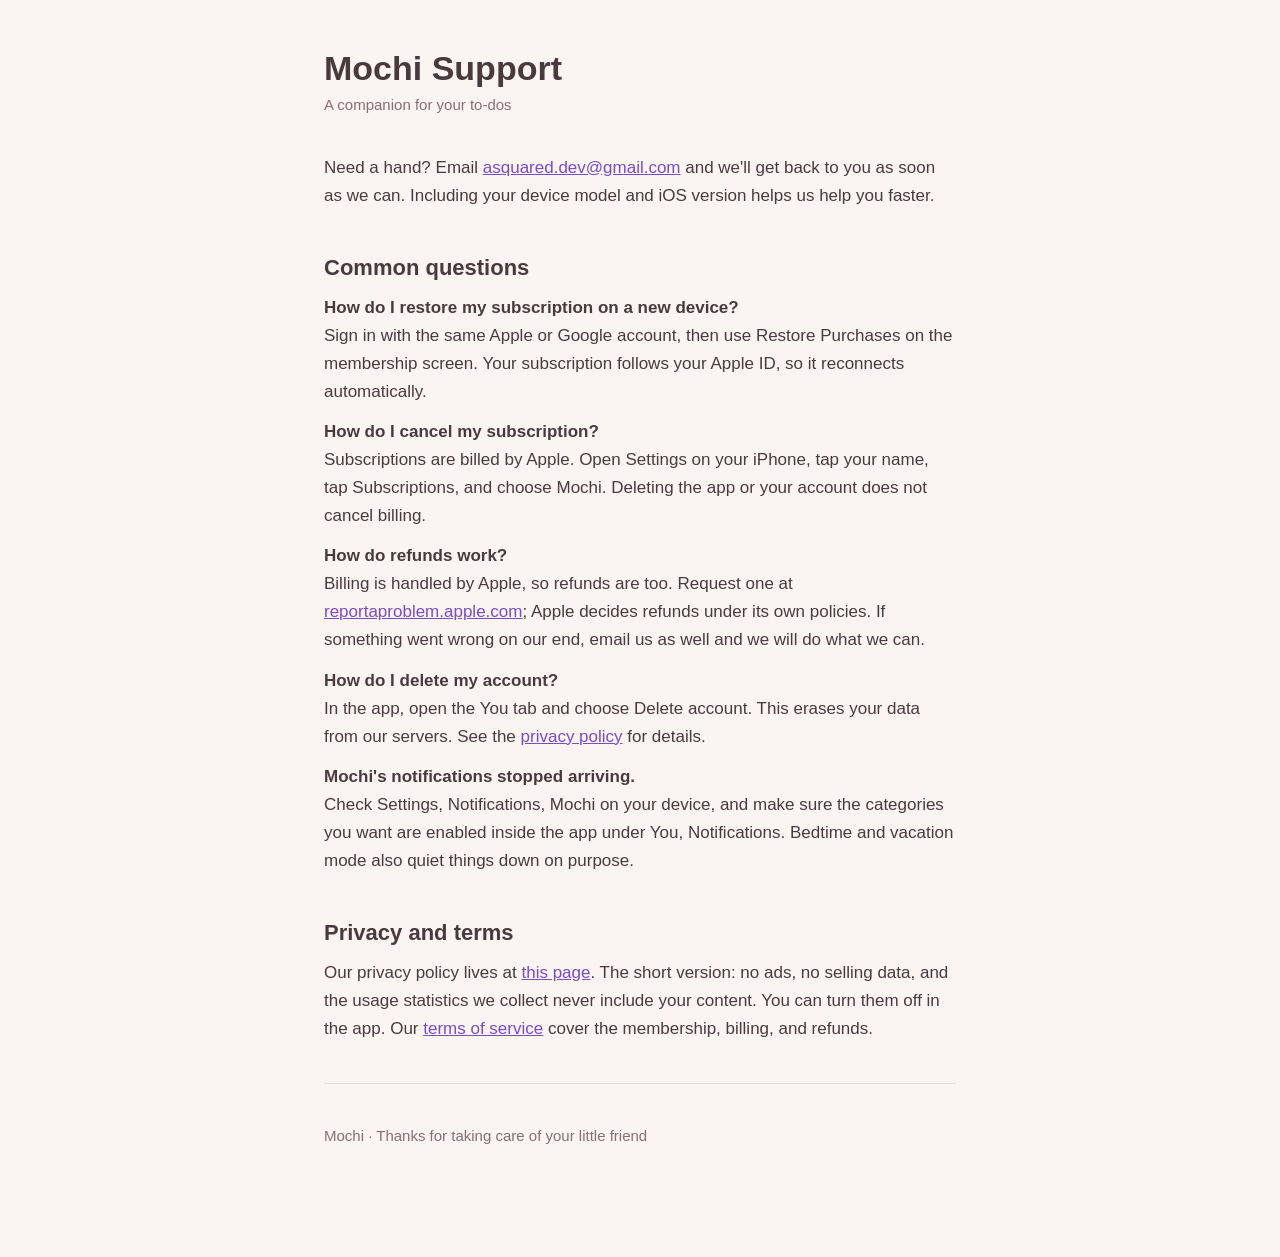
<file: docs/support/index.html>
<!DOCTYPE html>
<html lang="en">
<head>
<meta charset="utf-8">
<meta name="viewport" content="width=device-width, initial-scale=1">
<meta http-equiv="Content-Security-Policy" content="default-src 'none'; style-src 'unsafe-inline'; img-src 'self' data:; base-uri 'self'">
<title>Support · Mochi</title>
<style>
  :root {
    --bg: #FAF5F1; --ink: #4A3A40; --muted: #8A6C75; --line: #EADDD6;
    --accent: #7B4BC4;
  }
  @media (prefers-color-scheme: dark) {
    :root {
      --bg: #211E2A; --ink: #F3EEF7; --muted: #A79FB5; --line: #413A50;
      --accent: #C9A6FF;
    }
  }
  * { box-sizing: border-box; }
  body {
    margin: 0; background: var(--bg); color: var(--ink);
    font: 17px/1.65 -apple-system, BlinkMacSystemFont, "Segoe UI", Roboto, sans-serif;
  }
  main { max-width: 680px; margin: 0 auto; padding: 48px 24px 96px; }
  h1 { font-size: 34px; line-height: 1.2; margin: 0 0 4px; }
  .sub { color: var(--muted); font-size: 15px; margin-bottom: 36px; }
  h2 { font-size: 22px; margin: 40px 0 8px; }
  p, li { margin: 0 0 12px; }
  a { color: var(--accent); }
  hr { border: none; border-top: 1px solid var(--line); margin: 40px 0; }
  .footer { color: var(--muted); font-size: 15px; }
</style>
</head>
<body>
<main>
  <h1>Mochi Support</h1>
  <p class="sub">A companion for your to-dos</p>

  <p>Need a hand? Email
  <a href="mailto:asquared.dev@gmail.com">asquared.dev@gmail.com</a> and
  we'll get back to you as soon as we can. Including your device model and
  iOS version helps us help you faster.</p>

  <h2>Common questions</h2>

  <p><strong>How do I restore my subscription on a new device?</strong><br>
  Sign in with the same Apple or Google account, then use Restore
  Purchases on the membership screen. Your subscription follows your Apple
  ID, so it reconnects automatically.</p>

  <p><strong>How do I cancel my subscription?</strong><br>
  Subscriptions are billed by Apple. Open Settings on your iPhone, tap
  your name, tap Subscriptions, and choose Mochi. Deleting the app or
  your account does not cancel billing.</p>

  <p><strong>How do refunds work?</strong><br>
  Billing is handled by Apple, so refunds are too. Request one at
  <a href="https://reportaproblem.apple.com">reportaproblem.apple.com</a>;
  Apple decides refunds under its own policies. If something went wrong on
  our end, email us as well and we will do what we can.</p>

  <p><strong>How do I delete my account?</strong><br>
  In the app, open the You tab and choose Delete account. This erases your
  data from our servers. See the
  <a href="../privacy/">privacy policy</a> for details.</p>

  <p><strong>Mochi's notifications stopped arriving.</strong><br>
  Check Settings, Notifications, Mochi on your device, and make sure the
  categories you want are enabled inside the app under You, Notifications.
  Bedtime and vacation mode also quiet things down on purpose.</p>

  <h2>Privacy and terms</h2>
  <p>Our privacy policy lives at
  <a href="../privacy/">this page</a>. The short version: no ads, no
  selling data, and the usage statistics we collect never include your
  content. You can turn them off in the app. Our
  <a href="../terms/">terms of service</a> cover the membership, billing,
  and refunds.</p>

  <hr>
  <p class="footer">Mochi · Thanks for taking care of your little friend</p>
</main>
</body>
</html>
</file>
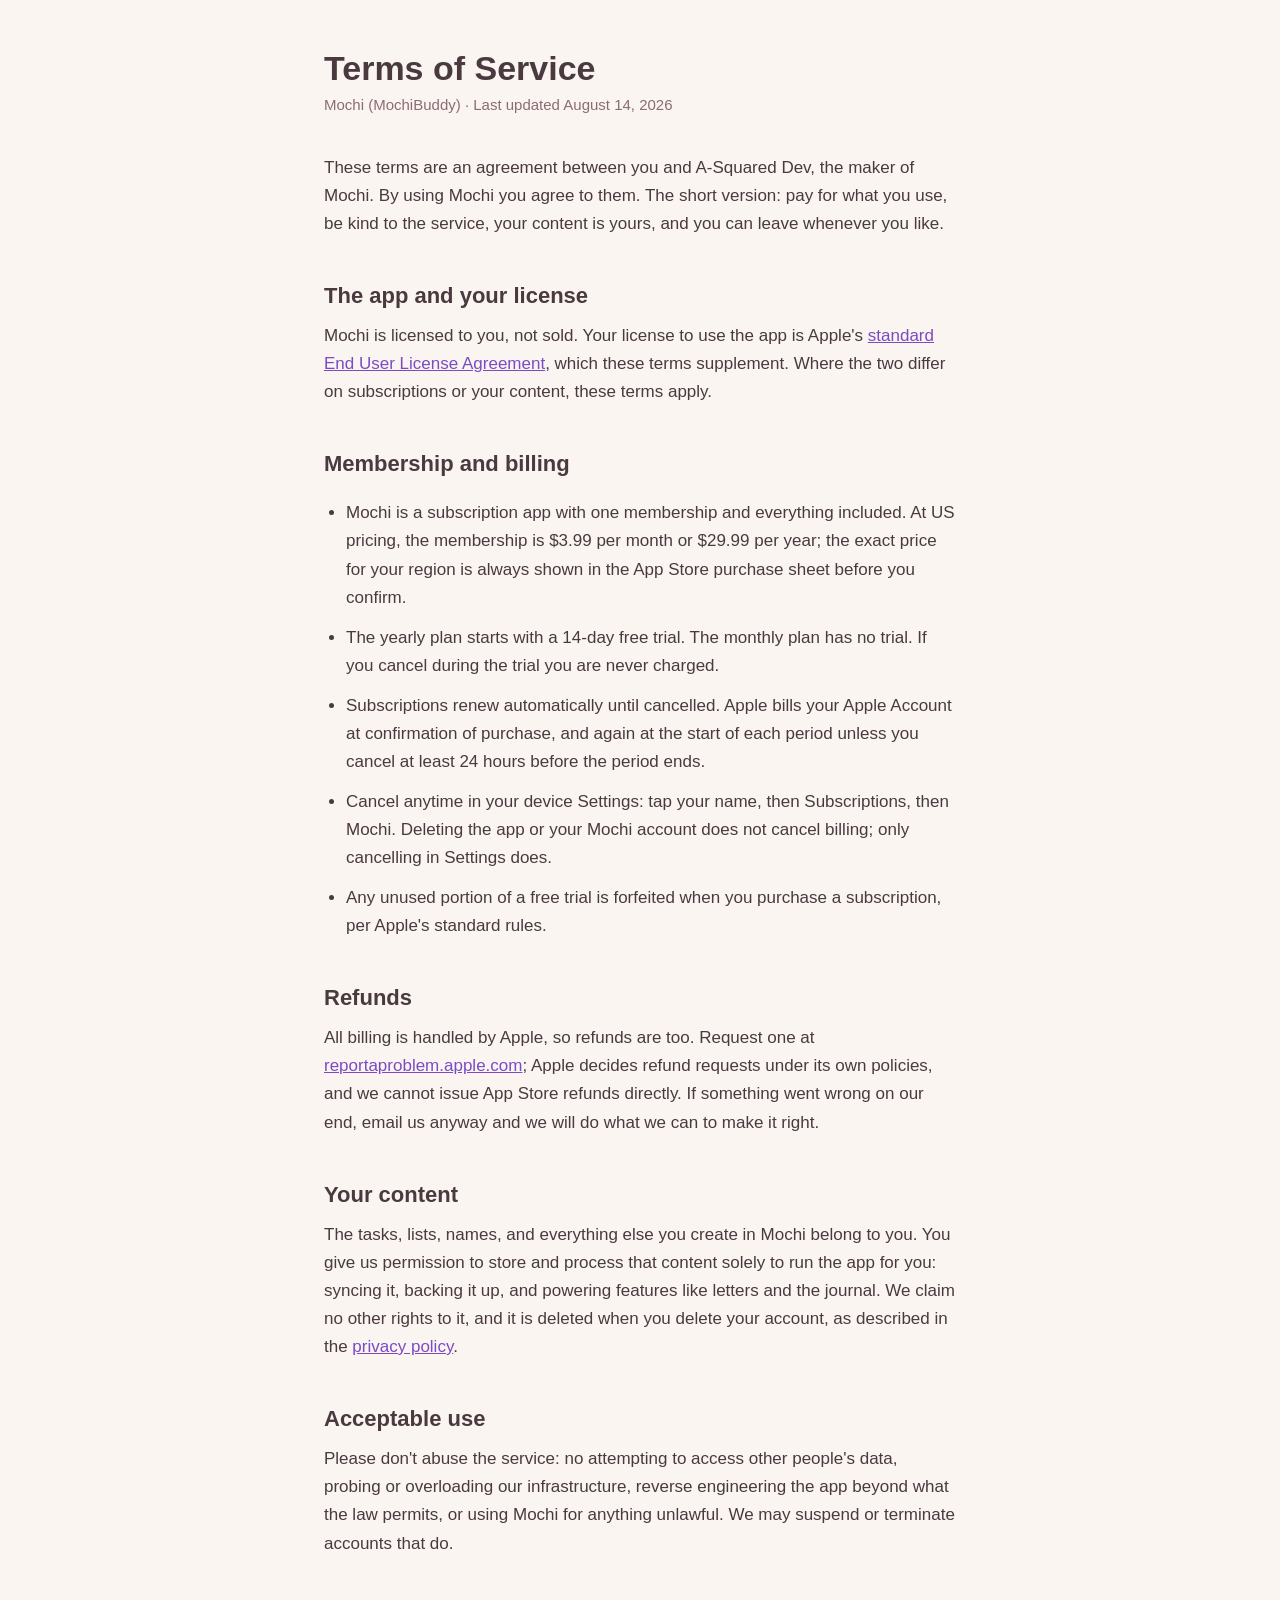
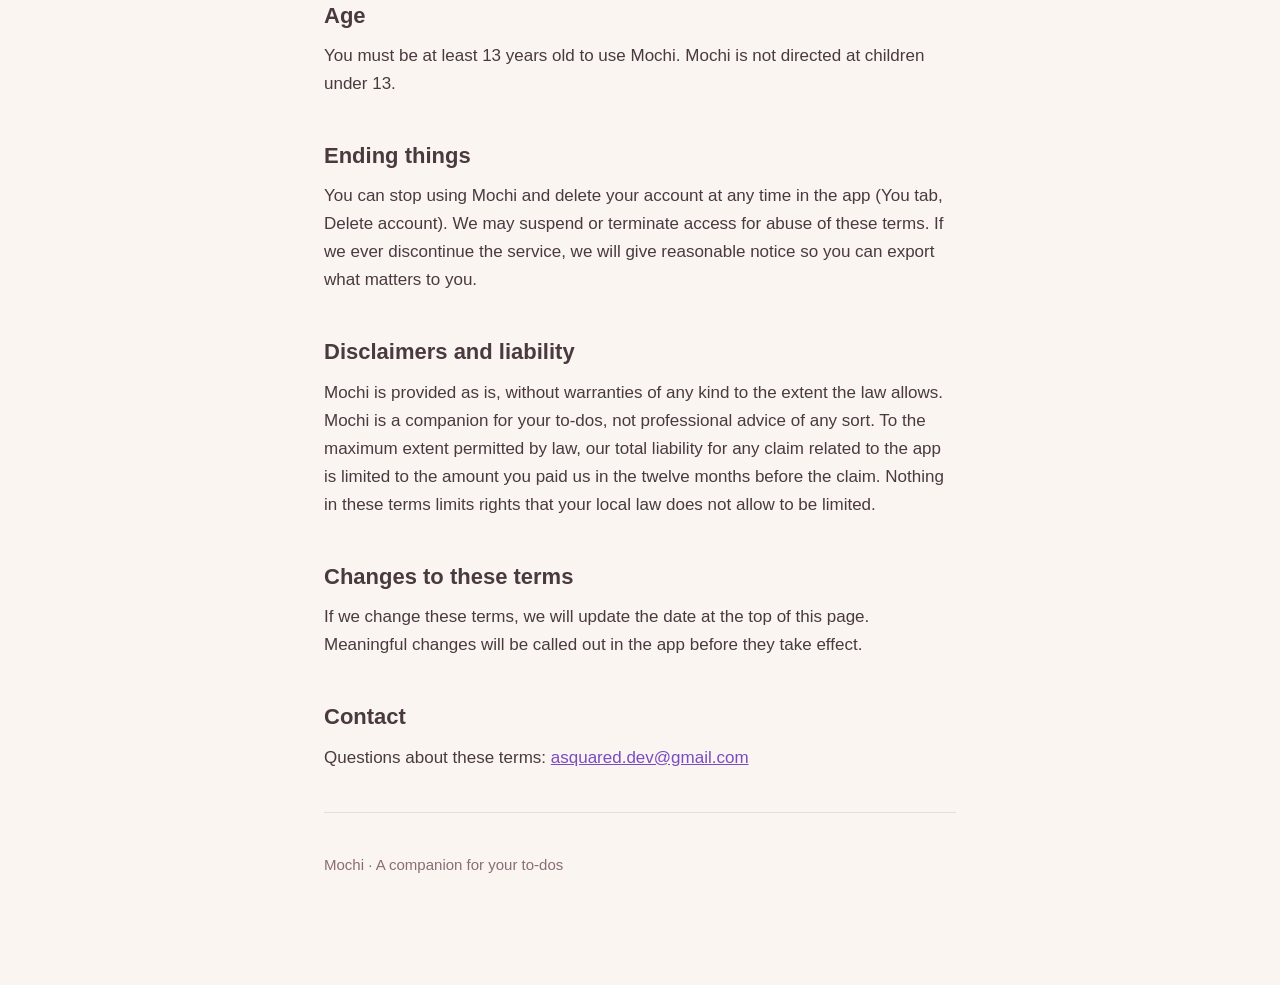
<file: docs/terms/index.html>
<!DOCTYPE html>
<html lang="en">
<head>
<meta charset="utf-8">
<meta name="viewport" content="width=device-width, initial-scale=1">
<meta http-equiv="Content-Security-Policy" content="default-src 'none'; style-src 'unsafe-inline'; img-src 'self' data:; base-uri 'self'">
<title>Terms of Service · Mochi</title>
<style>
  :root {
    --bg: #FAF5F1; --ink: #4A3A40; --muted: #8A6C75; --line: #EADDD6;
    --accent: #7B4BC4;
  }
  @media (prefers-color-scheme: dark) {
    :root {
      --bg: #211E2A; --ink: #F3EEF7; --muted: #A79FB5; --line: #413A50;
      --accent: #C9A6FF;
    }
  }
  * { box-sizing: border-box; }
  body {
    margin: 0; background: var(--bg); color: var(--ink);
    font: 17px/1.65 -apple-system, BlinkMacSystemFont, "Segoe UI", Roboto, sans-serif;
  }
  main { max-width: 680px; margin: 0 auto; padding: 48px 24px 96px; }
  h1 { font-size: 34px; line-height: 1.2; margin: 0 0 4px; }
  .updated { color: var(--muted); font-size: 15px; margin-bottom: 36px; }
  h2 { font-size: 22px; margin: 40px 0 8px; }
  p, li { margin: 0 0 12px; }
  ul { padding-left: 22px; }
  a { color: var(--accent); }
  hr { border: none; border-top: 1px solid var(--line); margin: 40px 0; }
  .footer { color: var(--muted); font-size: 15px; }
</style>
</head>
<body>
<main>
  <h1>Terms of Service</h1>
  <p class="updated">Mochi (MochiBuddy) · Last updated August 14, 2026</p>

  <p>These terms are an agreement between you and A-Squared Dev, the maker
  of Mochi. By using Mochi you agree to them. The short version: pay for
  what you use, be kind to the service, your content is yours, and you can
  leave whenever you like.</p>

  <h2>The app and your license</h2>
  <p>Mochi is licensed to you, not sold. Your license to use the app is
  Apple's <a
  href="https://www.apple.com/legal/internet-services/itunes/dev/stdeula/">standard
  End User License Agreement</a>, which these terms supplement. Where the
  two differ on subscriptions or your content, these terms apply.</p>

  <h2>Membership and billing</h2>
  <ul>
    <li>Mochi is a subscription app with one membership and everything
    included. At US pricing, the membership is $3.99 per month or $29.99
    per year; the exact price for your region is always shown in the App
    Store purchase sheet before you confirm.</li>
    <li>The yearly plan starts with a 14-day free trial. The monthly plan
    has no trial. If you cancel during the trial you are never
    charged.</li>
    <li>Subscriptions renew automatically until cancelled. Apple bills
    your Apple Account at confirmation of purchase, and again at the
    start of each period unless you cancel at least 24 hours before the
    period ends.</li>
    <li>Cancel anytime in your device Settings: tap your name, then
    Subscriptions, then Mochi. Deleting the app or your Mochi account
    does not cancel billing; only cancelling in Settings does.</li>
    <li>Any unused portion of a free trial is forfeited when you purchase
    a subscription, per Apple's standard rules.</li>
  </ul>

  <h2>Refunds</h2>
  <p>All billing is handled by Apple, so refunds are too. Request one at
  <a href="https://reportaproblem.apple.com">reportaproblem.apple.com</a>;
  Apple decides refund requests under its own policies, and we cannot
  issue App Store refunds directly. If something went wrong on our end,
  email us anyway and we will do what we can to make it right.</p>

  <h2>Your content</h2>
  <p>The tasks, lists, names, and everything else you create in Mochi
  belong to you. You give us permission to store and process that content
  solely to run the app for you: syncing it, backing it up, and powering
  features like letters and the journal. We claim no other rights to it,
  and it is deleted when you delete your account, as described in the <a
  href="../privacy/">privacy policy</a>.</p>

  <h2>Acceptable use</h2>
  <p>Please don't abuse the service: no attempting to access other
  people's data, probing or overloading our infrastructure, reverse
  engineering the app beyond what the law permits, or using Mochi for
  anything unlawful. We may suspend or terminate accounts that do.</p>

  <h2>Age</h2>
  <p>You must be at least 13 years old to use Mochi. Mochi is not
  directed at children under 13.</p>

  <h2>Ending things</h2>
  <p>You can stop using Mochi and delete your account at any time in the
  app (You tab, Delete account). We may suspend or terminate access for
  abuse of these terms. If we ever discontinue the service, we will give
  reasonable notice so you can export what matters to you.</p>

  <h2>Disclaimers and liability</h2>
  <p>Mochi is provided as is, without warranties of any kind to the
  extent the law allows. Mochi is a companion for your to-dos, not
  professional advice of any sort. To the maximum extent permitted by
  law, our total liability for any claim related to the app is limited
  to the amount you paid us in the twelve months before the claim.
  Nothing in these terms limits rights that your local law does not
  allow to be limited.</p>

  <h2>Changes to these terms</h2>
  <p>If we change these terms, we will update the date at the top of this
  page. Meaningful changes will be called out in the app before they take
  effect.</p>

  <h2>Contact</h2>
  <p>Questions about these terms:
  <a href="mailto:asquared.dev@gmail.com">asquared.dev@gmail.com</a></p>

  <hr>
  <p class="footer">Mochi · A companion for your to-dos</p>
</main>
</body>
</html>
</file>
